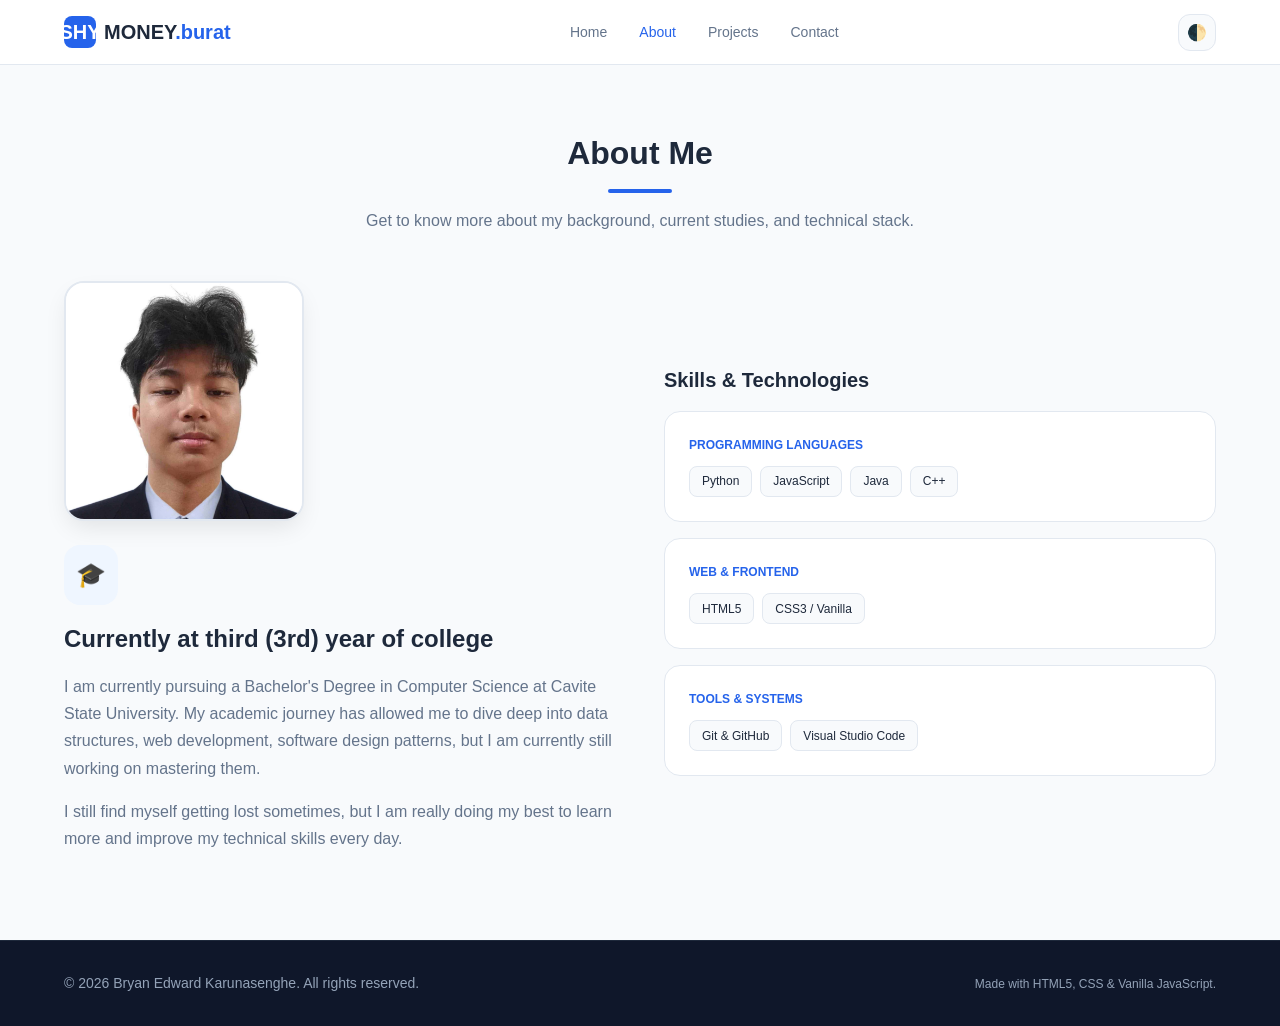
<file: aboutme.html>
<!DOCTYPE html>
<html lang="en">
<head>
    <meta charset="UTF-8">
    <meta name="viewport" content="width=device-width, initial-scale=1.0">
    <title>About Me | bryan
    </title>
    <link rel="stylesheet" href="maincss.css">
</head>
<body>

    <!-- ==================== STICKY NAVBAR ==================== -->
    <header>
        <div class="container nav-bar">
            <a href="mainpage.html" class="logo">
                <span class="logo-icon">SHY</span>
                <span>MONEY<span style="color: var(--brand-color);">.burat</span></span>
            </a>

            <nav class="desktop-nav">
                <a href="mainpage.html">Home</a>
                <a href="aboutme.html" style="color: var(--brand-color);">About</a>
                <a href="projectpage.html">Projects</a>
                <a href="mainpage.html#contact">Contact</a>
            </nav>

            <div class="nav-actions">
                <button id="theme-toggle" aria-label="Toggle Theme" class="icon-btn">🌓</button>
                <button id="mobile-menu-btn" aria-label="Toggle Menu" class="icon-btn md:hidden">☰</button>
            </div>
        </div>

        <div id="mobile-menu" class="hidden" style="background-color: var(--bg-surface); border-bottom: 1px solid var(--border-color); padding: 1rem 1.5rem;">
            <div style="display: flex; flex-direction: column; gap: 0.75rem; font-weight: 500;">
                <a href="mainpage.html" class="mobile-nav-link" style="text-decoration: none; color: var(--text-primary);">Home</a>
                <a href="aboutme.html" class="mobile-nav-link" style="text-decoration: none; color: var(--brand-color);">About</a>
                <a href="projectpage.html" class="mobile-nav-link" style="text-decoration: none; color: var(--text-primary);">Projects</a>
                <a href="mainpage.html#contact" class="mobile-nav-link" style="text-decoration: none; color: var(--text-primary);">Contact</a>
            </div>
        </div>
    </header>

    <main>
        <!-- ==================== ABOUT SECTION ==================== -->
        <section id="about" style="padding: 4rem 0; min-height: calc(100vh - 10rem);">
            <div class="container">
                <div class="section-header">
                    <h2>About Me</h2>
                    <div class="section-divider"></div>
                    <p>Get to know more about my background, current studies, and technical stack.</p>
                </div>

                <div class="about-grid">
                    <div>

                        <!-- Profile Photo Box -->
                        <div style="width: 100%; max-width: 240px; aspect-ratio: 1 / 1; border-radius: 1.25rem; overflow: hidden; border: 2px solid var(--border-color); background-color: var(--bg-surface); box-shadow: 0 10px 25px -5px rgba(0, 0, 0, 0.1); margin-bottom: 1.5rem;">
                            <img 
                                src="picture.jfif" 
                                alt="Bryan Edward Karunasenghe" 
                                style="width: 100%; height: 100%; object-fit: cover; display: block;"
                                onerror="this.onerror=null; this.src='https://placehold.co/400x400/e2e8f0/475569?text=Your+Photo';"
                            >
                        </div>

                        <div style="display: inline-block; padding: 0.75rem; border-radius: 1rem; background-color: var(--brand-light); color: var(--brand-color); margin-bottom: 1rem; font-size: 1.5rem;">
                            🎓
                        </div>
                        <h3 style="font-size: 1.5rem; font-weight: bold; margin-bottom: 1rem;">Currently at third (3rd) year of college</h3>
                        <p style="color: var(--text-secondary); margin-bottom: 1rem; line-height: 1.7;">
                            I am currently pursuing a Bachelor's Degree in Computer Science at Cavite State University. My academic journey has allowed me to dive deep into data structures, web development, software design patterns, but I am currently still working on mastering them.
                        </p>
                        <p style="color: var(--text-secondary); margin-bottom: 1.5rem; line-height: 1.7;">
                            I still find myself getting lost sometimes, but I am really doing my best to learn more and improve my technical skills every day.
                        </p>
                    </div>

                    <div>
                        <h3 style="font-size: 1.25rem; font-weight: bold; margin-bottom: 1rem;">Skills & Technologies</h3>
                        
                        <div class="about-box">
                            <h4 style="font-size: 0.75rem; font-weight: bold; text-transform: uppercase; color: var(--brand-color); margin-bottom: 0.5rem;">Programming Languages</h4>
                            <div class="skills-container">
                                <span class="skill-tag">Python</span>
                                <span class="skill-tag">JavaScript</span>
                                <span class="skill-tag">Java</span>
                                <span class="skill-tag">C++</span>
                            </div>
                        </div>

                        <div class="about-box">
                            <h4 style="font-size: 0.75rem; font-weight: bold; text-transform: uppercase; color: var(--brand-color); margin-bottom: 0.5rem;">Web & Frontend</h4>
                            <div class="skills-container">
                                <span class="skill-tag">HTML5</span>
                                <span class="skill-tag">CSS3 / Vanilla</span>
                            </div>
                        </div>

                        <div class="about-box">
                            <h4 style="font-size: 0.75rem; font-weight: bold; text-transform: uppercase; color: var(--brand-color); margin-bottom: 0.5rem;">Tools & Systems</h4>
                            <div class="skills-container">
                                <span class="skill-tag">Git & GitHub</span>
                                <span class="skill-tag">Visual Studio Code</span>
                            </div>
                        </div>
                    </div>
                </div>
            </div>
        </section>
    </main>

    <footer>
        <div class="container footer-content">
            <p>© <span id="current-year"></span> Bryan Edward Karunasenghe. All rights reserved.</p>
            <p style="font-size: 0.75rem;"> Made with HTML5, CSS & Vanilla JavaScript.</p>
        </div>
    </footer>

    <script src="script.js"></script>
</body>
</html>
</file>
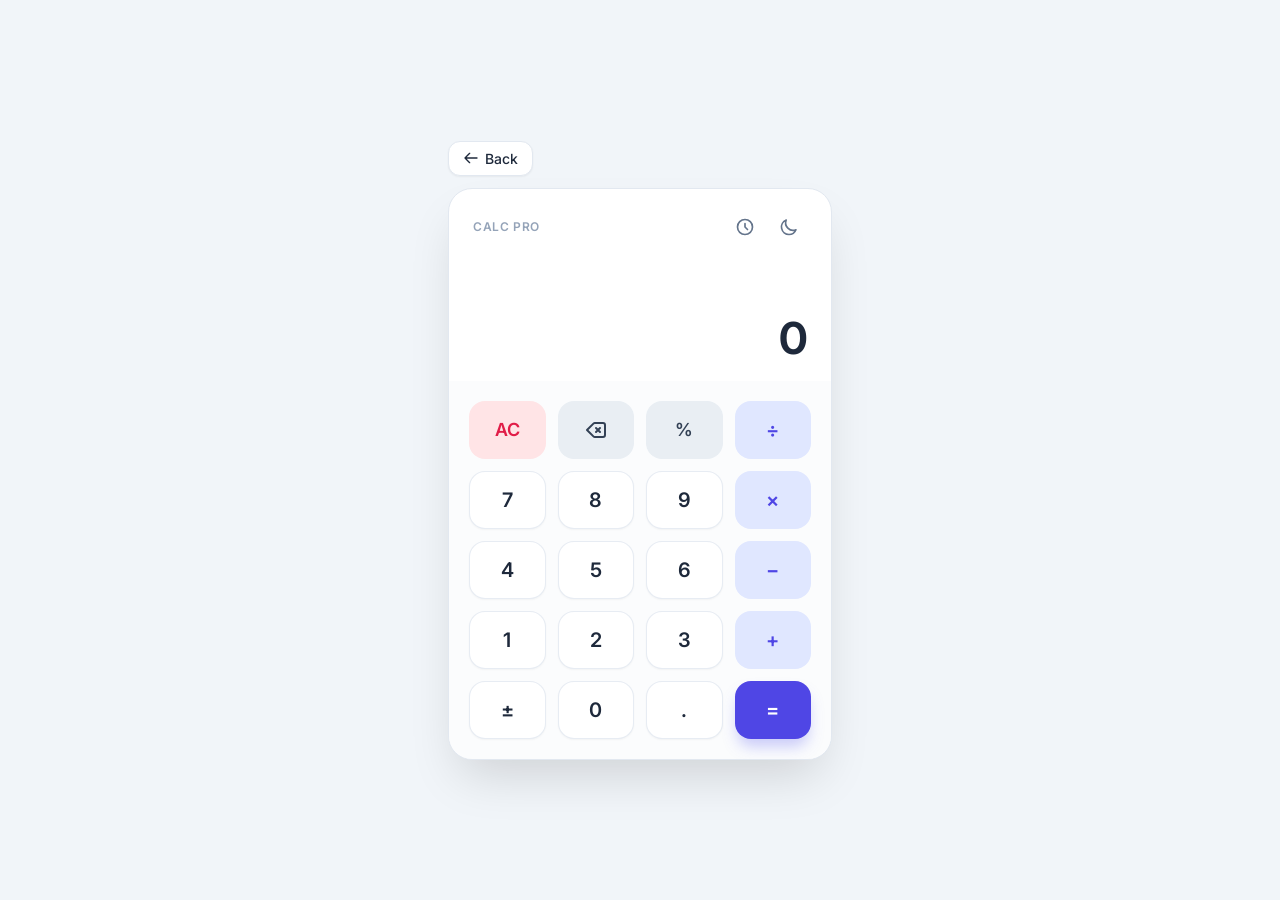
<file: calproject.html>
<!DOCTYPE html>
<html lang="en">
<head>
    <meta charset="UTF-8">
    <meta name="viewport" content="width=device-width, initial-scale=1.0">
    <title>Modern Calculator</title>
    <!-- Load Inter Font -->
    <link href="https://fonts.googleapis.com/css2?family=Inter:wght@300;400;500;600;700&display=swap" rel="stylesheet">
    
    <style>
        /* CSS Variables for Light & Dark Themes */
        :root {
            --bg-page: #f1f5f9;
            --bg-card: #ffffff;
            --bg-keypad: rgba(248, 250, 252, 0.6);
            --bg-history: rgba(248, 250, 252, 0.95);
            --text-primary: #1e293b;
            --text-secondary: #64748b;
            --text-muted: #94a3b8;
            --border-color: #e2e8f0;
            
            /* Button Colors - Light */
            --btn-num-bg: #ffffff;
            --btn-num-text: #1e293b;
            --btn-num-border: rgba(226, 232, 240, 0.8);
            --btn-num-hover: #f8fafc;

            --btn-util-bg: rgba(226, 232, 240, 0.7);
            --btn-util-text: #334155;
            --btn-util-hover: rgba(203, 213, 225, 0.8);

            --btn-op-bg: #e0e7ff;
            --btn-op-text: #4f46e5;
            --btn-op-hover: #c7d2fe;

            --btn-clear-bg: #ffe4e6;
            --btn-clear-text: #e11d48;
            --btn-clear-hover: #fecdd3;

            --btn-eq-bg: #4f46e5;
            --btn-eq-text: #ffffff;
            --btn-eq-hover: #4338ca;
            --btn-eq-shadow: rgba(99, 102, 241, 0.35);

            --icon-hover-bg: #f1f5f9;
            --card-shadow: 0 25px 50px -12px rgba(0, 0, 0, 0.15);
        }

        /* Dark Theme Overrides */
        html.dark {
            --bg-page: #020617;
            --bg-card: #0f172a;
            --bg-keypad: rgba(15, 23, 42, 0.5);
            --bg-history: rgba(30, 41, 59, 0.7);
            --text-primary: #f8fafc;
            --text-secondary: #94a3b8;
            --text-muted: #64748b;
            --border-color: #1e293b;

            /* Button Colors - Dark */
            --btn-num-bg: rgba(30, 41, 59, 0.65);
            --btn-num-text: #ffffff;
            --btn-num-border: rgba(51, 65, 85, 0.5);
            --btn-num-hover: #1e293b;

            --btn-util-bg: #1e293b;
            --btn-util-text: #cbd5e1;
            --btn-util-hover: #334155;

            --btn-op-bg: rgba(30, 27, 75, 0.85);
            --btn-op-text: #818cf8;
            --btn-op-hover: rgba(49, 46, 129, 0.9);

            --btn-clear-bg: rgba(76, 5, 25, 0.65);
            --btn-clear-text: #fb7185;
            --btn-clear-hover: rgba(136, 19, 55, 0.7);

            --icon-hover-bg: #1e293b;
            --card-shadow: 0 25px 50px -12px rgba(0, 0, 0, 0.55);
        }

        /* Base & Reset */
        * {
            box-sizing: border-box;
            margin: 0;
            padding: 0;
        }

        body {
            font-family: 'Inter', -apple-system, BlinkMacSystemFont, sans-serif;
            background-color: var(--bg-page);
            color: var(--text-primary);
            min-height: 100vh;
            display: flex;
            flex-direction: column;
            align-items: center;
            justify-content: center;
            padding: 1rem;
            transition: background-color 0.3s ease, color 0.3s ease;
            user-select: none;
            -webkit-tap-highlight-color: transparent;
        }

        /* Outer Wrapper */
        .wrapper {
            width: 100%;
            max-width: 24rem;
        }

        /* Back Button Outside Calculator */
        .back-container {
            margin-bottom: 0.75rem;
        }

        .back-btn {
            display: inline-flex;
            align-items: center;
            gap: 0.375rem;
            padding: 0.5rem 0.875rem;
            border-radius: 0.75rem;
            font-size: 0.875rem;
            font-weight: 500;
            text-decoration: none;
            color: var(--text-primary);
            background-color: var(--bg-card);
            border: 1px solid var(--border-color);
            box-shadow: 0 1px 2px rgba(0, 0, 0, 0.05);
            transition: background-color 0.2s ease, transform 0.15s ease;
        }

        .back-btn:hover {
            background-color: var(--btn-num-hover);
        }

        .back-btn:active {
            transform: scale(0.97);
        }

        /* Main Calculator Card */
        .calculator-card {
            width: 100%;
            background-color: var(--bg-card);
            border-radius: 1.5rem;
            border: 1px solid var(--border-color);
            box-shadow: var(--card-shadow);
            overflow: hidden;
            transition: background-color 0.3s ease, border-color 0.3s ease;
        }

        /* Header */
        .calc-header {
            display: flex;
            justify-content: space-between;
            align-items: center;
            padding: 1.25rem 1.5rem 0.5rem;
        }

        .brand-label {
            font-size: 0.75rem;
            font-weight: 600;
            letter-spacing: 0.05em;
            text-transform: uppercase;
            color: var(--text-muted);
        }

        .header-actions {
            display: flex;
            align-items: center;
            gap: 0.5rem;
        }

        .icon-btn {
            background: transparent;
            border: none;
            padding: 0.5rem;
            border-radius: 0.75rem;
            color: var(--text-secondary);
            cursor: pointer;
            display: flex;
            align-items: center;
            justify-content: center;
            transition: background-color 0.2s ease, color 0.2s ease;
        }

        .icon-btn:hover {
            background-color: var(--icon-hover-bg);
        }

        /* Theme Icons Visibility */
        .icon-sun {
            display: none;
            color: #fbbf24;
        }

        .icon-moon {
            display: block;
        }

        html.dark .icon-sun {
            display: block;
        }

        html.dark .icon-moon {
            display: none;
        }

        /* Display Area */
        .display-area {
            padding: 1rem 1.5rem;
            display: flex;
            flex-direction: column;
            align-items: flex-end;
            justify-content: flex-end;
            height: 8rem;
            position: relative;
            word-break: break-all;
        }

        .toast {
            position: absolute;
            top: 0.25rem;
            left: 1.5rem;
            background-color: #4f46e5;
            color: #ffffff;
            font-size: 0.75rem;
            padding: 0.25rem 0.75rem;
            border-radius: 9999px;
            opacity: 0;
            pointer-events: none;
            transition: opacity 0.3s ease;
        }

        .toast.show {
            opacity: 1;
        }

        .previous-operand {
            color: var(--text-muted);
            font-size: 0.95rem;
            font-weight: 500;
            height: 1.5rem;
            overflow: hidden;
        }

        .current-operand {
            font-size: 2.75rem;
            font-weight: 700;
            letter-spacing: -0.025em;
            color: var(--text-primary);
            margin-top: 0.25rem;
            cursor: pointer;
            max-width: 100%;
            white-space: nowrap;
            overflow: hidden;
            text-overflow: ellipsis;
            transition: opacity 0.2s ease, font-size 0.15s ease;
        }

        .current-operand:hover {
            opacity: 0.8;
        }

        .current-operand.compact {
            font-size: 1.85rem;
        }

        /* History Drawer */
        .history-panel {
            display: none;
            background-color: var(--bg-history);
            border-top: 1px solid var(--border-color);
            border-bottom: 1px solid var(--border-color);
            padding: 0.75rem 1.5rem;
            max-height: 12rem;
            overflow-y: auto;
        }

        .history-panel.open {
            display: block;
        }

        .history-header {
            display: flex;
            justify-content: space-between;
            align-items: center;
            margin-bottom: 0.5rem;
        }

        .history-title {
            font-size: 0.75rem;
            font-weight: 600;
            text-transform: uppercase;
            color: var(--text-muted);
        }

        .clear-history-btn {
            background: none;
            border: none;
            font-size: 0.75rem;
            color: #f43f5e;
            cursor: pointer;
        }

        .clear-history-btn:hover {
            text-decoration: underline;
        }

        .history-list {
            list-style: none;
            display: flex;
            flex-direction: column;
            gap: 0.5rem;
            font-size: 0.875rem;
            text-align: right;
        }

        .history-empty {
            color: var(--text-muted);
            font-style: italic;
            text-align: center;
            padding: 0.5rem 0;
        }

        .history-item {
            padding: 0.5rem;
            border-radius: 0.5rem;
            cursor: pointer;
            transition: background-color 0.15s ease;
        }

        .history-item:hover {
            background-color: var(--icon-hover-bg);
        }

        .history-expr {
            font-size: 0.75rem;
            color: var(--text-muted);
        }

        .history-res {
            font-weight: 600;
            color: var(--text-primary);
        }

        /* Keypad Grid */
        .keypad {
            padding: 1.25rem;
            background-color: var(--bg-keypad);
            display: grid;
            grid-template-columns: repeat(4, 1fr);
            gap: 0.75rem;
        }

        .calc-btn {
            padding: 1rem;
            border-radius: 1rem;
            font-family: inherit;
            font-size: 1.25rem;
            font-weight: 600;
            border: 1px solid transparent;
            cursor: pointer;
            display: flex;
            align-items: center;
            justify-content: center;
            transition: background-color 0.15s ease, transform 0.1s ease, box-shadow 0.15s ease;
        }

        .calc-btn:active {
            transform: scale(0.95);
        }

        /* Button Variants */
        .btn-num {
            background-color: var(--btn-num-bg);
            color: var(--btn-num-text);
            border-color: var(--btn-num-border);
            box-shadow: 0 1px 2px rgba(0, 0, 0, 0.04);
        }

        .btn-num:hover {
            background-color: var(--btn-num-hover);
        }

        .btn-util {
            background-color: var(--btn-util-bg);
            color: var(--btn-util-text);
            font-size: 1.125rem;
        }

        .btn-util:hover {
            background-color: var(--btn-util-hover);
        }

        .btn-op {
            background-color: var(--btn-op-bg);
            color: var(--btn-op-text);
        }

        .btn-op:hover {
            background-color: var(--btn-op-hover);
        }

        .btn-clear {
            background-color: var(--btn-clear-bg);
            color: var(--btn-clear-text);
            font-size: 1.125rem;
        }

        .btn-clear:hover {
            background-color: var(--btn-clear-hover);
        }

        .btn-equals {
            background-color: var(--btn-eq-bg);
            color: var(--btn-eq-text);
            box-shadow: 0 10px 15px -3px var(--btn-eq-shadow);
        }

        .btn-equals:hover {
            background-color: var(--btn-eq-hover);
        }

        /* SVG Sizing */
        .icon-sm {
            width: 1rem;
            height: 1rem;
        }

        .icon-md {
            width: 1.25rem;
            height: 1.25rem;
        }

        .icon-lg {
            width: 1.5rem;
            height: 1.5rem;
        }

        /* Mobile Adjustments */
        @media (max-width: 400px) {
            .keypad {
                padding: 1rem;
                gap: 0.6rem;
            }
            .calc-btn {
                padding: 0.875rem;
                font-size: 1.125rem;
            }
            .current-operand {
                font-size: 2.25rem;
            }
            .current-operand.compact {
                font-size: 1.5rem;
            }
        }
    </style>
</head>
<body>

    <!-- Outer Wrapper for Back Button + Calculator -->
    <div class="wrapper">
        <!-- Back Button Outside the Calculator -->
        <div class="back-container">
            <a href="projectpage.html" id="back-link" aria-label="Go Back" class="back-btn">
                <svg xmlns="http://www.w3.org/2000/svg" class="icon-sm" fill="none" viewBox="0 0 24 24" stroke="currentColor">
                    <path stroke-linecap="round" stroke-linejoin="round" stroke-width="2" d="M10 19l-7-7m0 0l7-7m-7 7h18" />
                </svg>
                <span>Back</span>
            </a>
        </div>

        <!-- Main Calculator Container -->
        <div class="calculator-card">
            
            <!-- Top Header: Title, Theme Toggle & History Toggle -->
            <div class="calc-header">
                <span class="brand-label">Calc Pro</span>
                <div class="header-actions">
                    <!-- History Toggle Button -->
                    <button id="history-toggle" aria-label="Toggle History" class="icon-btn">
                        <svg xmlns="http://www.w3.org/2000/svg" class="icon-md" fill="none" viewBox="0 0 24 24" stroke="currentColor">
                            <path stroke-linecap="round" stroke-linejoin="round" stroke-width="2" d="M12 8v4l3 3m6-3a9 9 0 11-18 0 9 9 0 0118 0z" />
                        </svg>
                    </button>
                    <!-- Theme Toggle Button -->
                    <button id="theme-toggle" aria-label="Toggle Dark Mode" class="icon-btn">
                        <!-- Sun Icon (shown in dark mode) -->
                        <svg xmlns="http://www.w3.org/2000/svg" class="icon-md icon-sun" fill="none" viewBox="0 0 24 24" stroke="currentColor">
                            <path stroke-linecap="round" stroke-linejoin="round" stroke-width="2" d="M12 3v1m0 16v1m9-9h-1M4 12H3m15.364 6.364l-.707-.707M6.343 6.343l-.707-.707m12.728 0l-.707.707M6.343 17.657l-.707.707M16 12a4 4 0 11-8 0 4 4 0 018 0z" />
                        </svg>
                        <!-- Moon Icon (shown in light mode) -->
                        <svg xmlns="http://www.w3.org/2000/svg" class="icon-md icon-moon" fill="none" viewBox="0 0 24 24" stroke="currentColor">
                            <path stroke-linecap="round" stroke-linejoin="round" stroke-width="2" d="M20.354 15.354A9 9 0 018.646 3.646 9.003 9.003 0 0012 21a9.003 9.003 0 008.354-5.646z" />
                        </svg>
                    </button>
                </div>
            </div>

            <!-- Display Area -->
            <div class="display-area">
                <!-- Notification Toast -->
                <div id="toast" class="toast">Copied to clipboard!</div>

                <!-- Previous Operand / Equation -->
                <div id="previous-operand" class="previous-operand"></div>
                
                <!-- Current Operand (Click to copy) -->
                <div id="current-operand" title="Click to copy" class="current-operand">0</div>
            </div>

            <!-- Collapsible History Drawer -->
            <div id="history-panel" class="history-panel">
                <div class="history-header">
                    <span class="history-title">Calculation History</span>
                    <button id="clear-history" class="clear-history-btn">Clear</button>
                </div>
                <ul id="history-list" class="history-list">
                    <li class="history-empty">No history yet</li>
                </ul>
            </div>

            <!-- Keypad Grid -->
            <div class="keypad">
                <!-- Row 1 -->
                <button data-action="clear" class="calc-btn btn-clear">AC</button>
                <button data-action="delete" class="calc-btn btn-util" aria-label="Backspace">
                    <svg xmlns="http://www.w3.org/2000/svg" class="icon-lg" fill="none" viewBox="0 0 24 24" stroke="currentColor">
                        <path stroke-linecap="round" stroke-linejoin="round" stroke-width="2" d="M12 14l2-2m0 0l2-2m-2 2l-2-2m2 2l2 2M3 12l6.414 6.414a2 2 0 001.414.586H19a2 2 0 002-2V7a2 2 0 00-2-2h-8.172a2 2 0 00-1.414.586L3 12z" />
                    </svg>
                </button>
                <button data-action="percent" class="calc-btn btn-util">%</button>
                <button data-operation="÷" class="calc-btn btn-op">÷</button>

                <!-- Row 2 -->
                <button data-number="7" class="calc-btn btn-num">7</button>
                <button data-number="8" class="calc-btn btn-num">8</button>
                <button data-number="9" class="calc-btn btn-num">9</button>
                <button data-operation="×" class="calc-btn btn-op">×</button>

                <!-- Row 3 -->
                <button data-number="4" class="calc-btn btn-num">4</button>
                <button data-number="5" class="calc-btn btn-num">5</button>
                <button data-number="6" class="calc-btn btn-num">6</button>
                <button data-operation="-" class="calc-btn btn-op">−</button>

                <!-- Row 4 -->
                <button data-number="1" class="calc-btn btn-num">1</button>
                <button data-number="2" class="calc-btn btn-num">2</button>
                <button data-number="3" class="calc-btn btn-num">3</button>
                <button data-operation="+" class="calc-btn btn-op">+</button>

                <!-- Row 5 -->
                <button data-action="negate" class="calc-btn btn-num">±</button>
                <button data-number="0" class="calc-btn btn-num">0</button>
                <button data-number="." class="calc-btn btn-num">.</button>
                <button data-action="equals" class="calc-btn btn-equals">=</button>
            </div>
        </div>
    </div>

    <!-- Standalone Vanilla JavaScript -->
    <script>
        /**
         * Calculator Class encapsulating state, math logic, and display formatting
         */
        class Calculator {
            constructor(previousOperandTextElement, currentOperandTextElement) {
                this.previousOperandTextElement = previousOperandTextElement;
                this.currentOperandTextElement = currentOperandTextElement;
                this.history = [];
                this.clear();
            }

            // Reset calculator state
            clear() {
                this.currentOperand = '0';
                this.previousOperand = '';
                this.operation = undefined;
                this.shouldResetScreen = false;
            }

            // Delete last digit
            delete() {
                if (this.shouldResetScreen) return;
                if (this.currentOperand === 'Error') {
                    this.clear();
                    return;
                }
                if (this.currentOperand.length === 1 || (this.currentOperand.length === 2 && this.currentOperand.startsWith('-'))) {
                    this.currentOperand = '0';
                } else {
                    this.currentOperand = this.currentOperand.toString().slice(0, -1);
                }
            }

            // Append number or decimal point
            appendNumber(number) {
                if (this.currentOperand === 'Error') this.clear();
                
                if (this.shouldResetScreen) {
                    this.currentOperand = '';
                    this.shouldResetScreen = false;
                }

                // Prevent multiple decimals
                if (number === '.' && this.currentOperand.includes('.')) return;
                
                // Handle leading zero
                if (this.currentOperand === '0' && number !== '.') {
                    this.currentOperand = number.toString();
                } else if (this.currentOperand === '' && number === '.') {
                    this.currentOperand = '0.';
                } else {
                    // Limit input length to prevent overflow
                    if (this.currentOperand.replace(/[^0-9]/g, '').length >= 15) return;
                    this.currentOperand = this.currentOperand.toString() + number.toString();
                }
            }

            // Toggle positive/negative sign
            negate() {
                if (this.currentOperand === '0' || this.currentOperand === 'Error') return;
                if (this.currentOperand.startsWith('-')) {
                    this.currentOperand = this.currentOperand.slice(1);
                } else {
                    this.currentOperand = '-' + this.currentOperand;
                }
            }

            // Convert current number to percentage
            percent() {
                if (this.currentOperand === 'Error') return;
                const current = parseFloat(this.currentOperand);
                if (isNaN(current)) return;
                this.currentOperand = this.formatResult(current / 100).toString();
            }

            // Select mathematical operation
            chooseOperation(operation) {
                if (this.currentOperand === 'Error') return;
                
                // If user changes operator before entering second number
                if (this.operation !== undefined && this.shouldResetScreen) {
                    this.operation = operation;
                    return;
                }

                if (this.previousOperand !== '') {
                    this.compute();
                }

                this.operation = operation;
                this.previousOperand = this.currentOperand;
                this.shouldResetScreen = true;
            }

            // Perform calculation
            compute() {
                let computation;
                const prev = parseFloat(this.previousOperand);
                const current = parseFloat(this.currentOperand);
                
                if (isNaN(prev) || isNaN(current)) return;

                switch (this.operation) {
                    case '+':
                        computation = prev + current;
                        break;
                    case '-':
                        computation = prev - current;
                        break;
                    case '×':
                        computation = prev * current;
                        break;
                    case '÷':
                        if (current === 0) {
                            this.currentOperand = 'Error';
                            this.previousOperand = '';
                            this.operation = undefined;
                            this.shouldResetScreen = true;
                            return;
                        }
                        computation = prev / current;
                        break;
                    default:
                        return;
                }

                const formattedResult = this.formatResult(computation);
                
                // Save to history
                this.addToHistory(`${this.getDisplayNumber(prev)} ${this.operation} ${this.getDisplayNumber(current)}`, formattedResult);

                this.currentOperand = formattedResult.toString();
                this.operation = undefined;
                this.previousOperand = '';
                this.shouldResetScreen = true;
            }

            // Avoid floating point precision issues (e.g., 0.1 + 0.2 = 0.30000000000000004)
            formatResult(number) {
                if (!isFinite(number)) return 'Error';
                return Math.round(number * 1e10) / 1e10;
            }

            // Format number with commas for display
            getDisplayNumber(number) {
                if (number === 'Error') return 'Cannot divide by 0';
                const stringNumber = number.toString();
                const integerDigits = parseFloat(stringNumber.split('.')[0]);
                const decimalDigits = stringNumber.split('.')[1];
                
                let integerDisplay;
                if (isNaN(integerDigits)) {
                    integerDisplay = '';
                } else {
                    integerDisplay = integerDigits.toLocaleString('en', { maximumFractionDigits: 0 });
                }

                if (decimalDigits != null) {
                    return `${integerDisplay}.${decimalDigits}`;
                } else {
                    return integerDisplay;
                }
            }

            // Update DOM elements
            updateDisplay() {
                this.currentOperandTextElement.innerText = this.getDisplayNumber(this.currentOperand);
                
                // Adjust font size dynamically for long numbers
                const length = this.currentOperandTextElement.innerText.length;
                if (length > 12) {
                    this.currentOperandTextElement.classList.add('compact');
                } else {
                    this.currentOperandTextElement.classList.remove('compact');
                }

                if (this.operation != null) {
                    this.previousOperandTextElement.innerText = `${this.getDisplayNumber(this.previousOperand)} ${this.operation}`;
                } else {
                    this.previousOperandTextElement.innerText = '';
                }
            }

            // History management
            addToHistory(expression, result) {
                this.history.unshift({ expression, result });
                if (this.history.length > 20) this.history.pop();
                this.renderHistory();
            }

            clearHistory() {
                this.history = [];
                this.renderHistory();
            }

            renderHistory() {
                const historyList = document.getElementById('history-list');
                if (this.history.length === 0) {
                    historyList.innerHTML = '<li class="history-empty">No history yet</li>';
                    return;
                }

                historyList.innerHTML = this.history.map((item, index) => `
                    <li class="history-item" onclick="loadFromHistory(${index})">
                        <div class="history-expr">${item.expression} =</div>
                        <div class="history-res">${this.getDisplayNumber(item.result)}</div>
                    </li>
                `).join('');
            }
        }

        // --- Initialization & Event Listeners ---
        const previousOperandTextElement = document.getElementById('previous-operand');
        const currentOperandTextElement = document.getElementById('current-operand');
        const calculator = new Calculator(previousOperandTextElement, currentOperandTextElement);

        // Load result from history item click
        window.loadFromHistory = function(index) {
            const item = calculator.history[index];
            if (item) {
                calculator.currentOperand = item.result.toString();
                calculator.shouldResetScreen = true;
                calculator.updateDisplay();
            }
        };

        // Number buttons
        document.querySelectorAll('[data-number]').forEach(button => {
            button.addEventListener('click', () => {
                calculator.appendNumber(button.dataset.number);
                calculator.updateDisplay();
            });
        });

        // Operation buttons
        document.querySelectorAll('[data-operation]').forEach(button => {
            button.addEventListener('click', () => {
                calculator.chooseOperation(button.dataset.operation);
                calculator.updateDisplay();
            });
        });

        // Action buttons
        document.querySelectorAll('[data-action]').forEach(button => {
            button.addEventListener('click', () => {
                const action = button.dataset.action;
                if (action === 'clear') calculator.clear();
                if (action === 'delete') calculator.delete();
                if (action === 'equals') calculator.compute();
                if (action === 'percent') calculator.percent();
                if (action === 'negate') calculator.negate();
                calculator.updateDisplay();
            });
        });

        // Keyboard Support
        document.addEventListener('keydown', (e) => {
            if ((e.key >= '0' && e.key <= '9') || e.key === '.') {
                calculator.appendNumber(e.key);
                calculator.updateDisplay();
            } else if (e.key === '+' || e.key === '-') {
                calculator.chooseOperation(e.key);
                calculator.updateDisplay();
            } else if (e.key === '*' || e.key === 'x' || e.key === 'X') {
                calculator.chooseOperation('×');
                calculator.updateDisplay();
            } else if (e.key === '/') {
                e.preventDefault(); // Prevent quick find in Firefox
                calculator.chooseOperation('÷');
                calculator.updateDisplay();
            } else if (e.key === 'Enter' || e.key === '=') {
                e.preventDefault();
                calculator.compute();
                calculator.updateDisplay();
            } else if (e.key === 'Backspace') {
                calculator.delete();
                calculator.updateDisplay();
            } else if (e.key === 'Escape' || e.key === 'Delete') {
                calculator.clear();
                calculator.updateDisplay();
            } else if (e.key === '%') {
                calculator.percent();
                calculator.updateDisplay();
            }
        });

        // Copy Display Value on Click
        currentOperandTextElement.addEventListener('click', () => {
            const textToCopy = calculator.currentOperand;
            if (textToCopy === 'Error') return;

            const tempInput = document.createElement('input');
            tempInput.value = textToCopy;
            document.body.appendChild(tempInput);
            tempInput.select();
            try {
                document.execCommand('copy');
                showToast('Copied to clipboard!');
            } catch (err) {
                console.error('Failed to copy text', err);
            }
            document.body.removeChild(tempInput);
        });

        function showToast(message) {
            const toast = document.getElementById('toast');
            toast.innerText = message;
            toast.classList.add('show');
            setTimeout(() => {
                toast.classList.remove('show');
            }, 1800);
        }

        // Theme Toggle (Light / Dark Mode)
        const themeToggleBtn = document.getElementById('theme-toggle');
        if (window.matchMedia && window.matchMedia('(prefers-color-scheme: dark)').matches) {
            document.documentElement.classList.add('dark');
        }

        themeToggleBtn.addEventListener('click', () => {
            document.documentElement.classList.toggle('dark');
        });

        // History Drawer Toggle
        const historyToggleBtn = document.getElementById('history-toggle');
        const historyPanel = document.getElementById('history-panel');
        historyToggleBtn.addEventListener('click', () => {
            historyPanel.classList.toggle('open');
        });

        // Clear History Button
        document.getElementById('clear-history').addEventListener('click', () => {
            calculator.clearHistory();
        });
    </script>
</body>
</html>
</file>
<file: maincss.css>
/* ==========================================================================
   1. ROOT VARIABLES & THEME SETTINGS
   ========================================================================== */
:root {
    --bg-primary: #f8fafc;
    --bg-surface: #ffffff;
    --text-primary: #1e293b;
    --text-secondary: #64748b;
    --border-color: #e2e8f0;
    --brand-color: #2563eb;
    --brand-hover: #1d4ed8;
    --brand-light: #eff6ff;
}

/* Dark mode overrides (toggled via .dark class on <html>) */
html.dark {
    --bg-primary: #0f172a;
    --bg-surface: #1e293b;
    --text-primary: #f1f5f9;
    --text-secondary: #94a3b8;
    --border-color: #334155;
    --brand-color: #3b82f6;
    --brand-hover: #2563eb;
    --brand-light: #172554;
}

* {
    box-sizing: border-box;
    margin: 0;
    padding: 0;
}

html {
    scroll-behavior: smooth;
}

body {
    font-family: -apple-system, BlinkMacSystemFont, "Segoe UI", Roboto, Helvetica, Arial, sans-serif;
    background-color: var(--bg-primary);
    color: var(--text-primary);
    transition: background-color 0.3s ease, color 0.3s ease;
    line-height: 1.5;
}

/* ==========================================================================
   2. TYPING EFFECT CURSOR
   ========================================================================== */
.typing-cursor::after {
    content: '|';
    animation: blink 0.8s infinite;
}

@keyframes blink {
    0%, 100% { opacity: 1; }
    50% { opacity: 0; }
}

/* ==========================================================================
   3. LAYOUT & UTILITY CLASSES
   ========================================================================== */
.container {
    max-width: 1200px;
    margin: 0 auto;
    padding: 0 1.5rem;
}

header {
    position: sticky;
    top: 0;
    z-index: 40;
    width: 100%;
    background-color: var(--bg-surface);
    border-bottom: 1px solid var(--border-color);
    backdrop-filter: blur(8px);
}

.nav-bar {
    display: flex;
    align-items: center;
    justify-content: space-between;
    height: 4rem;
}

.logo {
    display: flex;
    align-items: center;
    gap: 0.5rem;
    font-size: 1.25rem;
    font-weight: 800;
    text-decoration: none;
    color: var(--text-primary);
}

.logo-icon {
    width: 2rem;
    height: 2rem;
    border-radius: 0.5rem;
    background-color: var(--brand-color);
    color: white;
    display: flex;
    align-items: center;
    justify-content: center;
    font-weight: 900;
}

.desktop-nav {
    display: none;
    gap: 2rem;
    font-size: 0.875rem;
    font-weight: 500;
}

.desktop-nav a {
    text-decoration: none;
    color: var(--text-secondary);
    transition: color 0.2s;
}

.desktop-nav a:hover {
    color: var(--brand-color);
}

.nav-actions {
    display: flex;
    align-items: center;
    gap: 0.75rem;
}

.icon-btn {
    padding: 0.5rem;
    border-radius: 0.75rem;
    background-color: var(--bg-primary);
    border: 1px solid var(--border-color);
    color: var(--text-secondary);
    cursor: pointer;
    font-size: 1rem;
}

.icon-btn:hover {
    background-color: var(--border-color);
}

/* Hero Section */
.hero {
    min-height: calc(100vh - 4rem);
    display: flex;
    align-items: center;
    justify-content: center;
    text-align: center;
    padding: 4rem 0;
    position: relative;
    overflow: hidden;
}

.hero-glow {
    position: absolute;
    top: 25%;
    left: 50%;
    transform: translateX(-50%);
    width: 24rem;
    height: 24rem;
    background: rgba(37, 99, 235, 0.15);
    border-radius: 50%;
    filter: blur(60px);
    z-index: 0;
    pointer-events: none;
}

.badge {
    display: inline-flex;
    align-items: center;
    gap: 0.5rem;
    padding: 0.35rem 1rem;
    border-radius: 9999px;
    background-color: var(--brand-light);
    color: var(--brand-color);
    border: 1px solid var(--border-color);
    font-size: 0.875rem;
    font-weight: 600;
    margin-bottom: 1.5rem;
}

.pulse-dot {
    width: 0.5rem;
    height: 0.5rem;
    border-radius: 50%;
    background-color: #10b981;
}

h1 {
    font-size: 2.5rem;
    font-weight: 800;
    margin-bottom: 1.5rem;
    line-height: 1.2;
}

.gradient-text {
    background: linear-gradient(to right, var(--brand-color), #4f46e5);
    -webkit-background-clip: text;
    -webkit-text-fill-color: transparent;
}

.hero p.subtitle {
    font-size: 1.25rem;
    color: var(--text-secondary);
    font-weight: 500;
    margin-bottom: 1.5rem;
    height: 3rem;
}

.hero p.desc {
    max-width: 42rem;
    margin: 0 auto 2.5rem auto;
    color: var(--text-secondary);
    font-size: 1rem;
}

.btn-group {
    display: flex;
    flex-direction: column;
    gap: 1rem;
    justify-content: center;
    align-items: center;
}

.btn {
    width: 100%;
    padding: 0.875rem 2rem;
    border-radius: 0.75rem;
    font-weight: 600;
    text-decoration: none;
    text-align: center;
    cursor: pointer;
    transition: transform 0.1s ease, background-color 0.2s;
    border: none;
}

.btn:active {
    transform: scale(0.95);
}

.btn-primary {
    background-color: var(--brand-color);
    color: white;
    box-shadow: 0 10px 15px -3px rgba(37, 99, 235, 0.25);
}

.btn-primary:hover {
    background-color: var(--brand-hover);
}

.btn-secondary {
    background-color: var(--bg-surface);
    color: var(--text-primary);
    border: 1px solid var(--border-color);
}

.btn-secondary:hover {
    background-color: var(--bg-primary);
}

/* Stats Grid */
.stats-grid {
    margin-top: 4rem;
    display: grid;
    grid-template-columns: repeat(2, 1fr);
    gap: 1rem;
    max-width: 56rem;
    margin-left: auto;
    margin-right: auto;
    border-top: 1px solid var(--border-color);
    padding-top: 2rem;
}

.stat-card {
    padding: 1rem;
    border-radius: 0.75rem;
    background-color: var(--bg-surface);
    border: 1px solid var(--border-color);
}

.stat-value {
    font-size: 1.5rem;
    font-weight: bold;
}

.stat-label {
    font-size: 0.75rem;
    color: var(--text-secondary);
    margin-top: 0.25rem;
}

/* Sections General */
section {
    padding: 5rem 0;
}

.section-header {
    text-align: center;
    max-width: 48rem;
    margin: 0 auto 3rem auto;
}

.section-header h2 {
    font-size: 2rem;
    font-weight: 800;
    margin-bottom: 0.75rem;
}

.section-divider {
    width: 4rem;
    height: 0.25rem;
    background-color: var(--brand-color);
    margin: 0 auto 1rem auto;
    border-radius: 9999px;
}

.section-header p {
    color: var(--text-secondary);
}

/* About Section */
.about-grid {
    display: grid;
    grid-template-columns: 1fr;
    gap: 3rem;
    align-items: center;
}

.about-box {
    background-color: var(--bg-surface);
    padding: 1.5rem;
    border-radius: 1rem;
    border: 1px solid var(--border-color);
    margin-bottom: 1rem;
}

.skills-container {
    display: flex;
    flex-wrap: wrap;
    gap: 0.5rem;
    margin-top: 0.75rem;
}

.skill-tag {
    padding: 0.35rem 0.75rem;
    border-radius: 0.5rem;
    background-color: var(--bg-primary);
    border: 1px solid var(--border-color);
    font-size: 0.75rem;
    font-weight: 500;
}

/* Projects Section */
.filter-controls {
    display: flex;
    flex-wrap: wrap;
    justify-content: center;
    gap: 0.5rem;
    margin-bottom: 3rem;
}

.project-filter-btn {
    padding: 0.5rem 1rem;
    border-radius: 0.75rem;
    font-size: 0.875rem;
    font-weight: 600;
    cursor: pointer;
    background-color: var(--bg-surface);
    color: var(--text-secondary);
    border: 1px solid var(--border-color);
    transition: all 0.2s;
}

.project-filter-btn.active {
    background-color: var(--brand-color);
    color: white;
    border-color: var(--brand-color);
}

.projects-grid {
    display: grid;
    grid-template-columns: 1fr;
    gap: 2rem;
}

.project-card {
    background-color: var(--bg-surface);
    border: 1px solid var(--border-color);
    border-radius: 1rem;
    overflow: hidden;
    display: flex;
    flex-direction: column;
    transition: transform 0.3s, box-shadow 0.3s;
}

.project-card:hover {
    transform: translateY(-4px);
    box-shadow: 0 20px 25px -5px rgba(0, 0, 0, 0.1);
}

.project-img-wrapper {
    height: 12rem;
    position: relative;
    background-color: var(--border-color);
    overflow: hidden;
}

.project-img-wrapper img {
    width: 100%;
    height: 100%;
    object-fit: cover;
    transition: transform 0.5s;
}

.project-card:hover .project-img-wrapper img {
    transform: scale(1.05);
}

.project-badge {
    position: absolute;
    top: 0.75rem;
    right: 0.75rem;
    padding: 0.25rem 0.5rem;
    border-radius: 0.35rem;
    font-size: 0.75rem;
    font-weight: 600;
    color: white;
    background-color: var(--brand-color);
}

.project-content {
    padding: 1.5rem;
    display: flex;
    flex-direction: column;
    flex-grow: 1;
    justify-content: space-between;
}

.project-desc {
    font-size: 0.875rem;
    color: var(--text-secondary);
    margin: 0.5rem 0 1rem 0;
    display: -webkit-box;
    -webkit-line-clamp: 3;
    -webkit-box-orient: vertical;
    overflow: hidden;
}

.tag-list {
    display: flex;
    flex-wrap: wrap;
    gap: 0.35rem;
    margin-bottom: 1.25rem;
}

.tag-list span {
    font-size: 0.75rem;
    padding: 0.15rem 0.5rem;
    border-radius: 0.25rem;
    background-color: var(--bg-primary);
    color: var(--text-secondary);
}

/* Contact Section */
.contact-grid {
    display: grid;
    grid-template-columns: 1fr;
    gap: 3rem;
}

.contact-info-item {
    display: flex;
    align-items: center;
    gap: 1rem;
    padding: 1rem;
    border-radius: 1rem;
    background-color: var(--bg-surface);
    border: 1px solid var(--border-color);
    margin-bottom: 1rem;
}

.contact-icon {
    width: 3rem;
    height: 3rem;
    border-radius: 0.75rem;
    background-color: var(--brand-light);
    color: var(--brand-color);
    display: flex;
    align-items: center;
    justify-content: center;
    font-size: 1.25rem;
    flex-shrink: 0;
}

.contact-form {
    background-color: var(--bg-surface);
    padding: 2rem;
    border-radius: 1.5rem;
    border: 1px solid var(--border-color);
}

.form-group {
    margin-bottom: 1.25rem;
}

.form-group label {
    display: block;
    font-size: 0.75rem;
    font-weight: bold;
    text-transform: uppercase;
    color: var(--text-secondary);
    margin-bottom: 0.5rem;
}

.form-control {
    width: 100%;
    padding: 0.75rem 1rem;
    border-radius: 0.75rem;
    background-color: var(--bg-primary);
    border: 1px solid var(--border-color);
    color: var(--text-primary);
    outline: none;
    font-size: 0.875rem;
}

.form-control:focus {
    border-color: var(--brand-color);
    box-shadow: 0 0 0 2px rgba(37, 99, 235, 0.2);
}

textarea.form-control {
    resize: none;
}

/* Modal */
.modal-overlay {
    position: fixed;
    inset: 0;
    background-color: rgba(0, 0, 0, 0.7);
    backdrop-filter: blur(8px);
    z-index: 50;
    display: flex;
    align-items: center;
    justify-content: center;
    padding: 1rem;
    opacity: 0;
    pointer-events: none;
    transition: opacity 0.3s ease;
}

.modal-overlay.active {
    opacity: 1;
    pointer-events: auto;
}

.modal-box {
    background-color: var(--bg-surface);
    width: 100%;
    max-width: 42rem;
    border-radius: 1.5rem;
    border: 1px solid var(--border-color);
    overflow: hidden;
    transform: scale(0.95);
    transition: transform 0.3s ease;
}

.modal-overlay.active .modal-box {
    transform: scale(1);
}

/* Footer */
footer {
    background-color: #0f172a;
    color: #94a3b8;
    padding: 2rem 0;
    border-top: 1px solid #1e293b;
    font-size: 0.875rem;
}

.footer-content {
    display: flex;
    flex-direction: column;
    align-items: center;
    justify-content: space-between;
    gap: 1rem;
    text-align: center;
}

/* ==========================================================================
   4. RESPONSIVE BREAKPOINTS
   ========================================================================== */
@media (min-width: 640px) {
    .btn-group {
        flex-direction: row;
    }
    .btn {
        width: auto;
    }
}

@media (min-width: 768px) {
    .desktop-nav {
        display: flex;
    }
    #mobile-menu-btn {
        display: none;
    }
    .stats-grid {
        grid-template-columns: repeat(4, 1fr);
    }
    .projects-grid {
        grid-template-columns: repeat(2, 1fr);
    }
    .footer-content {
        flex-direction: row;
        text-align: left;
    }
}

@media (min-width: 1024px) {
    .about-grid {
        grid-template-columns: repeat(12, 1fr);
    }
    .about-grid > div:first-child {
        grid-column: span 6;
    }
    .about-grid > div:last-child {
        grid-column: span 6;
    }
    .projects-grid {
        grid-template-columns: repeat(3, 1fr);
    }
    .contact-grid {
        grid-template-columns: repeat(12, 1fr);
    }
    .contact-grid > div:first-child {
        grid-column: span 5;
    }
    .contact-grid > div:last-child {
        grid-column: span 7;
    }
}

.hidden {
    display: none !important;
}
</file>
